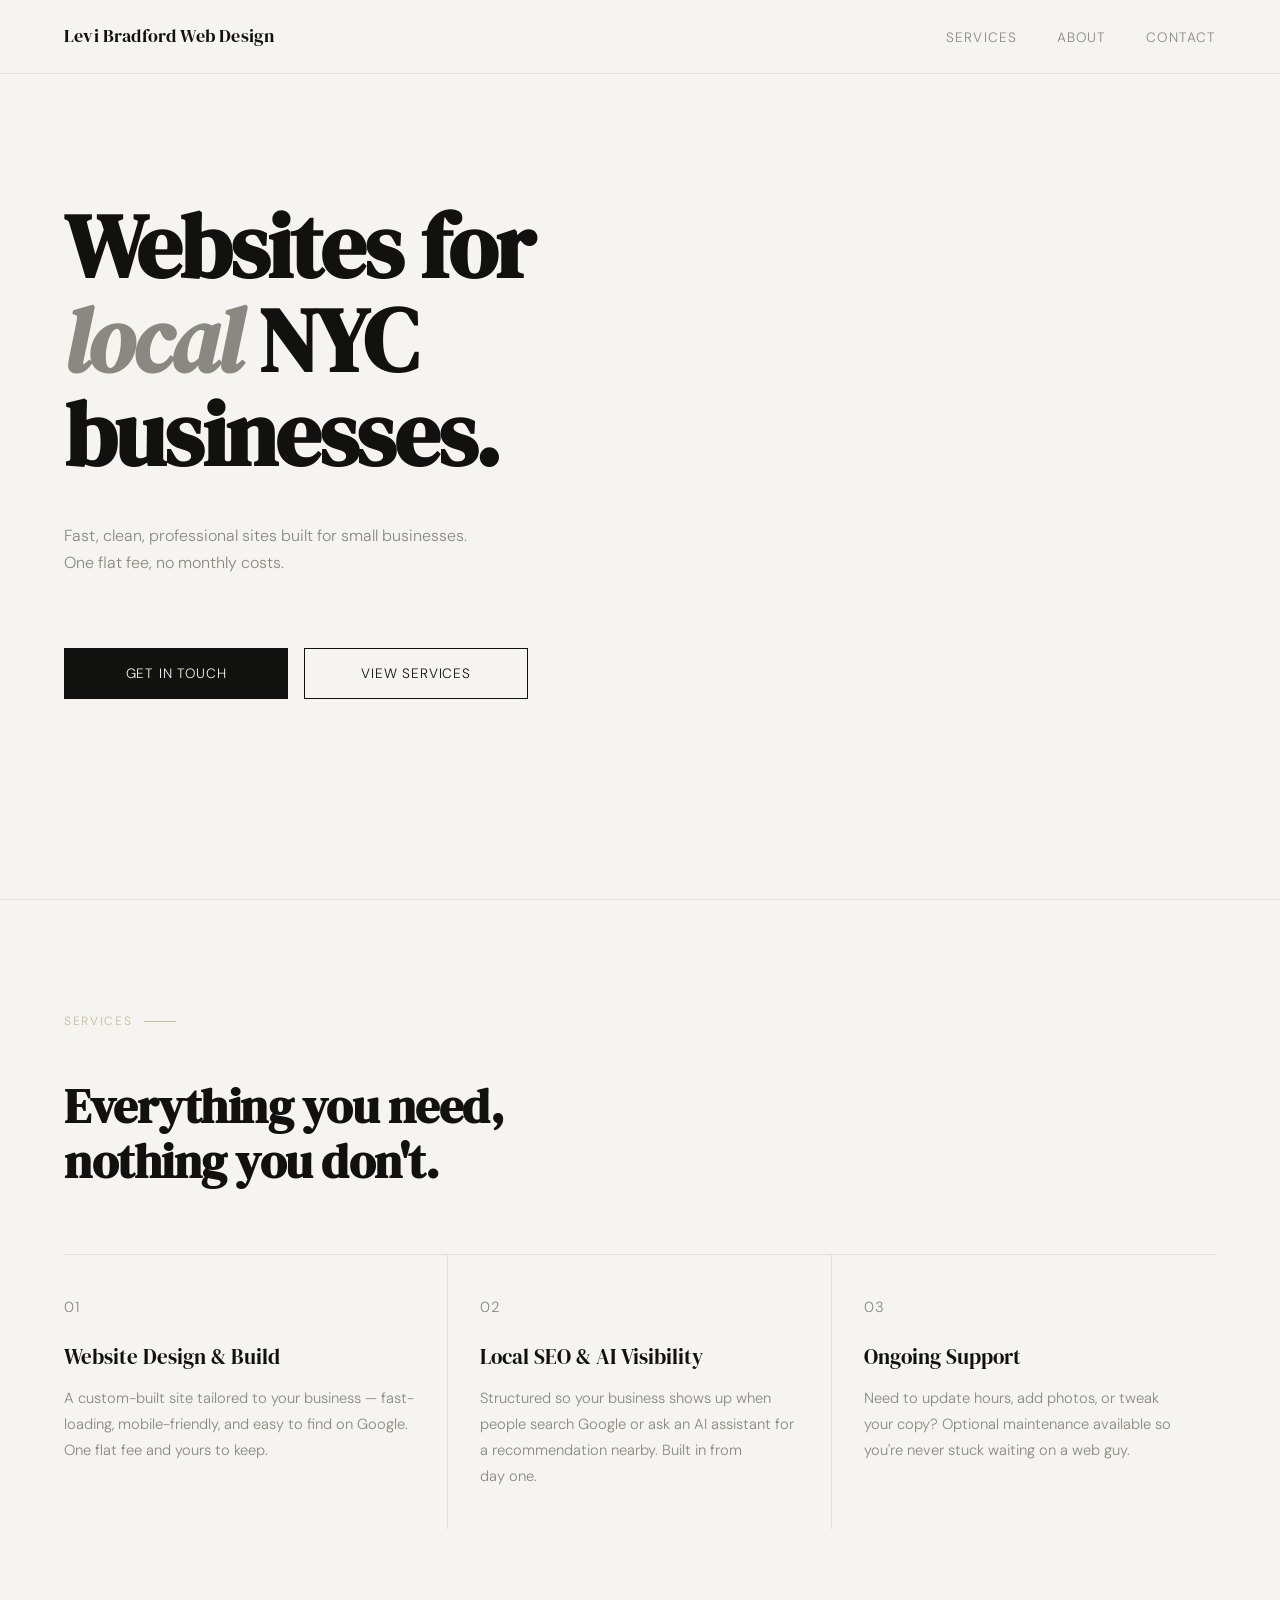
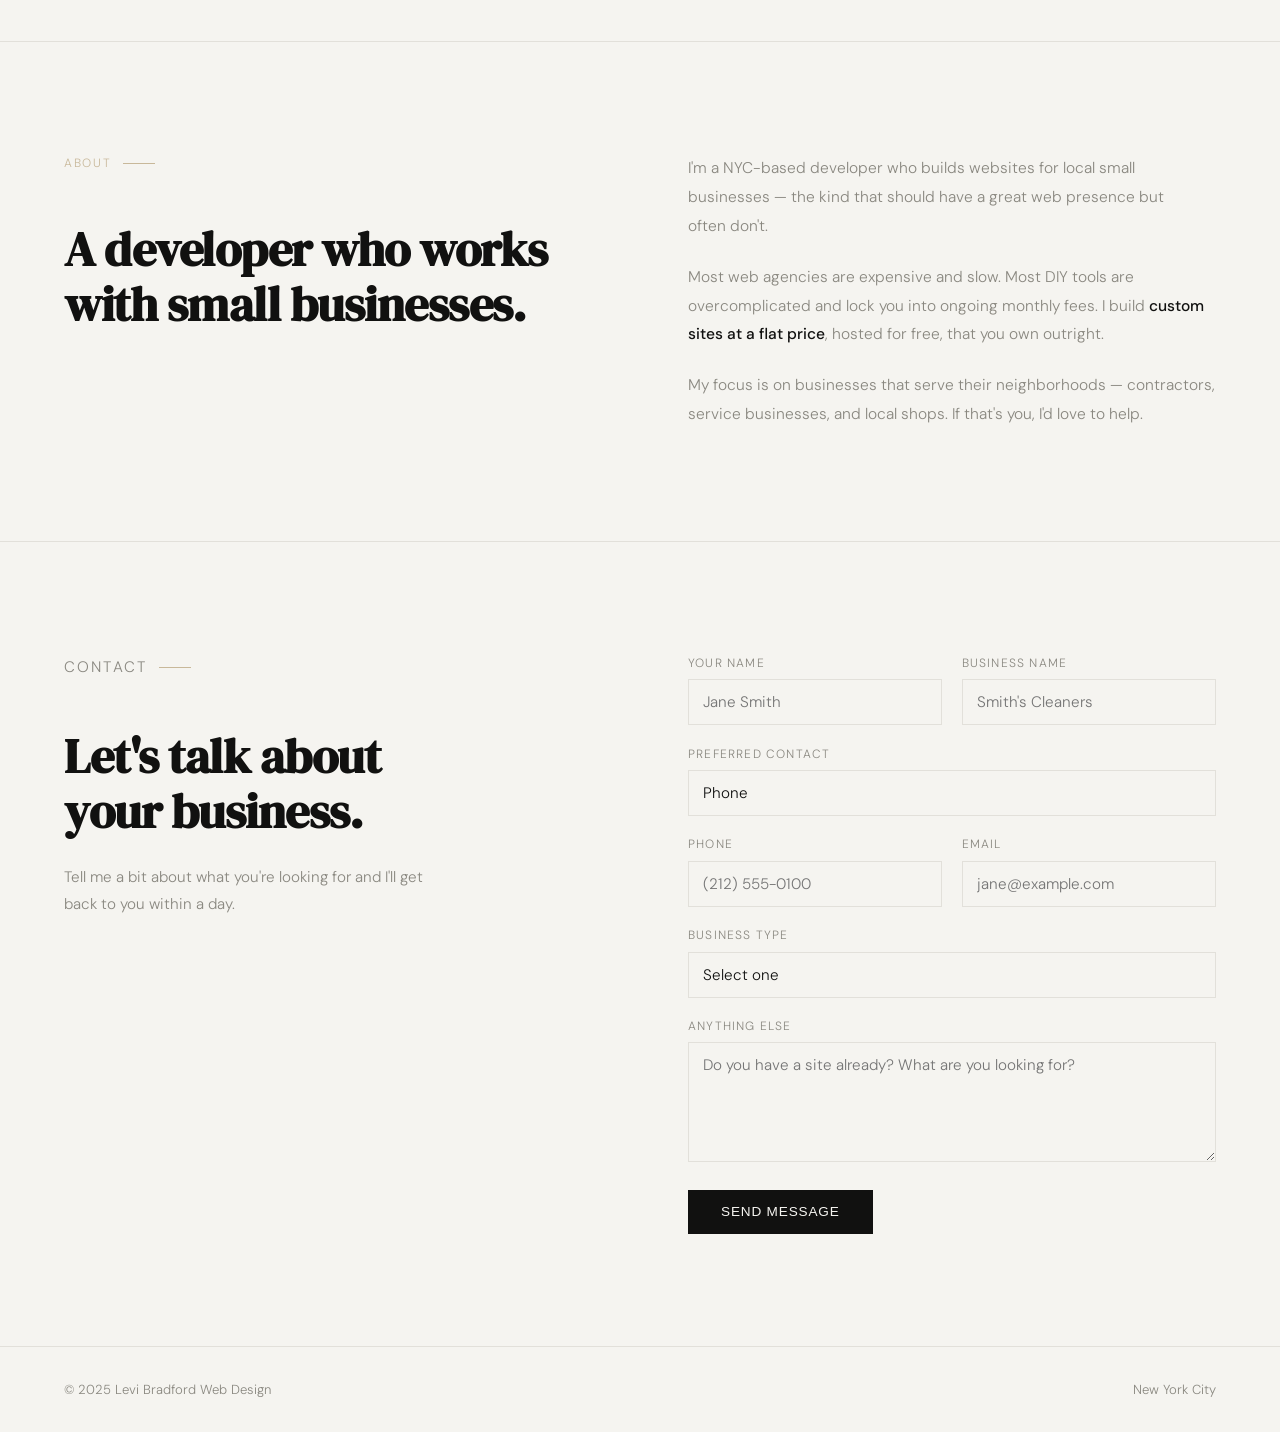
<file: index.html>
<!DOCTYPE html>
<html lang="en">
<head>
  <meta charset="UTF-8" />
  <meta name="viewport" content="width=device-width, initial-scale=1.0" />
  <title>Levi Bradford Web Design | NYC Small Business Websites</title>

  <!-- SEO -->
  <meta name="description" content="Custom websites for NYC small businesses. Fast, clean, and professional — one flat fee, no monthly costs. Local SEO and AI visibility built in from day one." />
  <link rel="canonical" href="https://levibradfordweb.netlify.app/" />

  <!-- Open Graph (social sharing previews) -->
  <meta property="og:type" content="website" />
  <meta property="og:url" content="https://levibradfordweb.netlify.app/" />
  <meta property="og:title" content="Levi Bradford Web Design | NYC Small Business Websites" />
  <meta property="og:description" content="Custom websites for NYC small businesses. Fast, clean, and professional — one flat fee, no monthly costs." />

  <!-- Google Search Console (fill in after account setup at search.google.com/search-console) -->
  <meta name="google-site-verification" content="REPLACE_WITH_VERIFICATION_CODE" />

  <!-- Structured data: ProfessionalService + WebSite (used by Google and AI systems) -->
  <script type="application/ld+json">
  [
    {
      "@context": "https://schema.org",
      "@type": "ProfessionalService",
      "name": "Levi Bradford Web Design",
      "url": "https://levibradfordweb.netlify.app/",
      "description": "Custom websites for NYC small businesses. Fast, clean, and professional — one flat fee, no monthly costs. Local SEO and AI visibility built in from day one.",
      "telephone": "+16312757380",
      "email": "levi.leachg@gmail.com",
      "areaServed": {
        "@type": "City",
        "name": "New York City",
        "sameAs": "https://www.wikidata.org/wiki/Q60"
      },
      "address": {
        "@type": "PostalAddress",
        "addressLocality": "New York",
        "addressRegion": "NY",
        "addressCountry": "US"
      },
      "serviceType": [
        "Web Design",
        "Web Development",
        "Local SEO",
        "AI Visibility Optimization",
        "Small Business Websites"
      ],
      "priceRange": "$$"
    },
    {
      "@context": "https://schema.org",
      "@type": "WebSite",
      "name": "Levi Bradford Web Design",
      "url": "https://levibradfordweb.netlify.app/"
    }
  ]
  </script>
  <link rel="preconnect" href="https://fonts.googleapis.com">
  <link rel="preconnect" href="https://fonts.gstatic.com" crossorigin>
  <link href="https://fonts.googleapis.com/css2?family=DM+Serif+Display:ital@0;1&family=DM+Sans:wght@300;400;500&display=swap" rel="stylesheet">
  <link rel="icon" type="image/png" href="LBWD.png">
  <link rel="stylesheet" href="style.css">
</head>
<body>

  <nav>
    <a href="#" class="nav-logo">Levi Bradford Web Design</a>
    <ul class="nav-links">
      <li><a href="#services">Services</a></li>
      <li><a href="#about">About</a></li>
      <li><a href="#contact">Contact</a></li>
    </ul>
    <button class="nav-toggle" aria-label="Toggle navigation" aria-expanded="false">
      <span></span>
      <span></span>
      <span></span>
    </button>
  </nav>

  <!-- HERO -->
  <section class="hero">
    <!-- <p class="hero-eyebrow fade-in">Web Design · New York City</p> -->
    <h1 class="fade-in">Websites for <em>local</em> NYC businesses.</h1>
    <!-- <h1 class="fade-in">Websites for local NYC businesses.</h1> -->
    <p class="hero-sub fade-in">Fast, clean, professional sites built for small businesses.<br>One flat fee, no monthly costs.</p>
    <div class="hero-btns fade-in">
      <a href="#contact" class="btn">Get in touch</a>
      <a href="#services" class="btn btn-outline">View Services</a>
    </div>
  </section>

  <!-- SERVICES -->
  <section id="services">
    <p class="section-label fade-in">Services</p>
    <h2 class="fade-in">Everything you need, nothing you don't.</h2>
    <div class="services-grid">
      <div class="service-item fade-in">
        <p class="service-number">01</p>
        <h3>Website Design & Build</h3>
        <p>A custom-built site tailored to your business — fast-loading, mobile-friendly, and easy to find on Google. One flat fee and yours to keep.</p>
      </div>
      <div class="service-item fade-in">
        <p class="service-number">02</p>
        <h3>Local SEO & AI Visibility</h3>
        <p>Structured so your business shows up when people search Google or ask an AI assistant for a recommendation nearby. Built in from day one.</p>
      </div>
      <div class="service-item fade-in">
        <p class="service-number">03</p>
        <h3>Ongoing Support</h3>
        <p>Need to update hours, add photos, or tweak your copy? Optional maintenance available so you're never stuck waiting on a web guy.</p>
      </div>
    </div>
  </section>

  <!-- ABOUT -->
  <section id="about">
    <div class="about-left fade-in">
      <p class="section-label">About</p>
      <h2>A developer who works with small businesses.</h2>
    </div>
    <div class="about-right fade-in">
      <p>I'm a NYC-based developer who builds websites for local small businesses — the kind that should have a great web presence but often don't.</p>
      <p>Most web agencies are expensive and slow. Most DIY tools are overcomplicated and lock you into ongoing monthly fees. I build <strong>custom sites at a flat price</strong>, hosted for free, that you own outright.</p>
      <p>My focus is on businesses that serve their neighborhoods — contractors, service businesses, and local shops. If that's you, I'd love to help.</p>
    </div>
  </section>

  <!-- CONTACT -->
  <section id="contact">
    <div class="contact-left fade-in">
      <p class="section-label">Contact</p>
      <h2>Let's talk about your business.</h2>
      <p>Tell me a bit about what you're looking for and I'll get back to you within a day.</p>
    </div>
    <div class="contact-right">
      <form class="contact-form fade-in" name="contact" method="POST" action="/contact-submission" data-netlify="true" netlify-honeypot="bot-field">
        <input type="hidden" name="form-name" value="contact" />
        <p class="bot-field"><label>Don't fill this out: <input name="bot-field" /></label></p>
        <div class="form-row">
          <div class="form-group">
            <label for="name">Your name</label>
            <input type="text" id="name" name="name" required placeholder="Jane Smith" />
          </div>
          <div class="form-group">
            <label for="business">Business name</label>
            <input type="text" id="business" name="business" placeholder="Smith's Cleaners" />
          </div>
        </div>
        <div class="form-group">
          <label for="preferred-contact">Preferred contact</label>
          <select id="preferred-contact" name="preferred-contact">
            <option value="phone" selected>Phone</option>
            <option value="email">Email</option>
          </select>
        </div>
        <div class="form-row">
          <div class="form-group">
            <label for="phone">Phone</label>
            <input type="tel" id="phone" name="phone" required placeholder="(212) 555-0100" />
          </div>
          <div class="form-group">
            <label for="email">Email</label>
            <input type="email" id="email" name="email" placeholder="jane@example.com" />
          </div>
        </div>
        <div class="form-group">
          <label for="type">Business type</label>
          <select id="type" name="type">
            <option value="">Select one</option>
            <option>Contractor / Trade</option>
            <option>Dry Cleaner / Laundry</option>
            <option>Salon / Beauty</option>
            <option>Restaurant / Food</option>
            <option>Professional Services</option>
            <option>Other</option>
          </select>
        </div>
        <div class="form-group">
          <label for="message">Anything else</label>
          <textarea id="message" name="message" placeholder="Do you have a site already? What are you looking for?"></textarea>
        </div>
        <div class="form-submit">
          <button type="submit" class="btn">Send message</button>
        </div>
      </form>
    </div>
  </section>

  <footer>
    <p>© 2025 Levi Bradford Web Design</p>
    <p>New York City</p>
  </footer>

  <script src="script.js"></script>

</body>
</html>
</file>
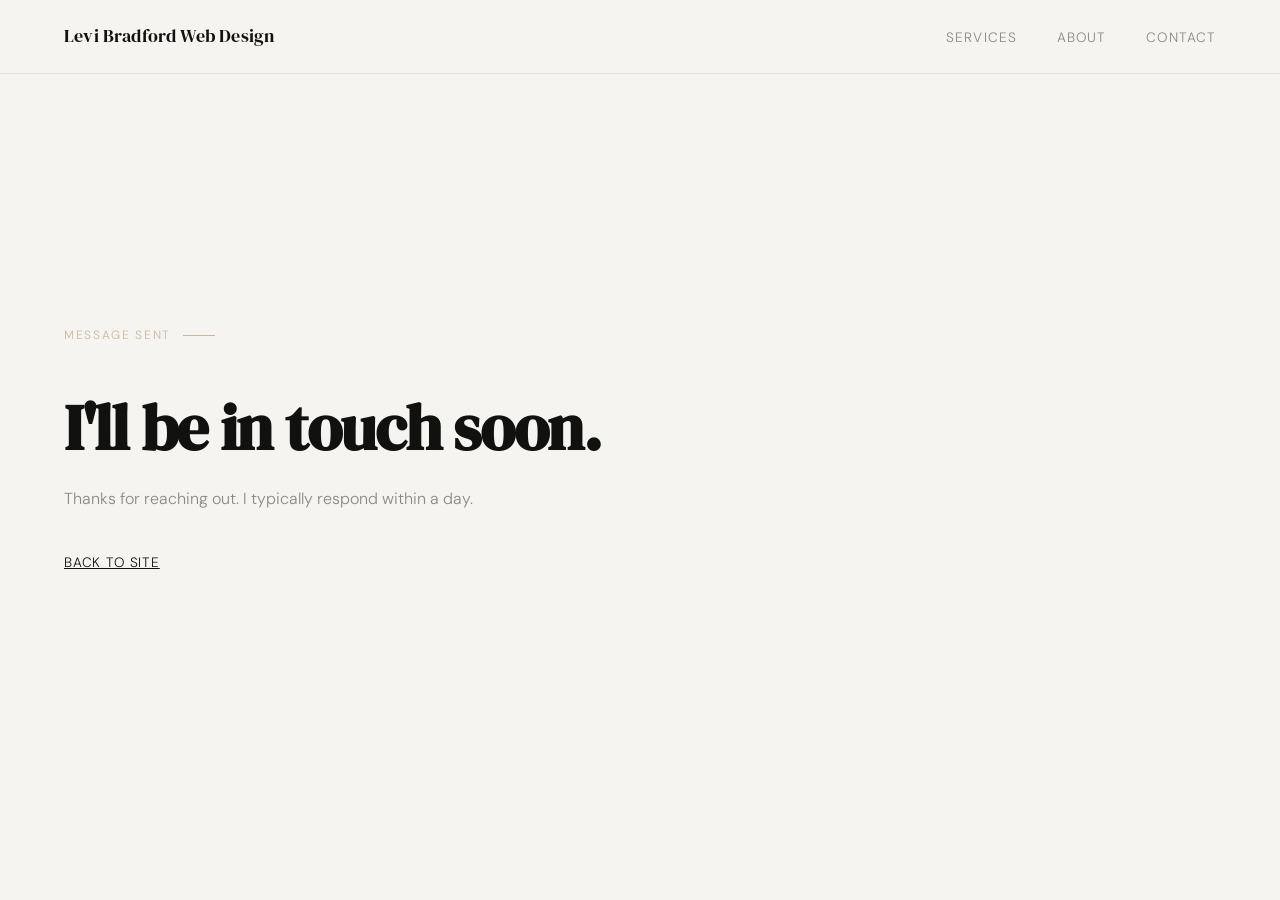
<file: contact-submission.html>
<!DOCTYPE html>
<html lang="en">
<head>
  <meta charset="UTF-8" />
  <meta name="viewport" content="width=device-width, initial-scale=1.0" />
  <title>Message Sent — Levi Bradford Web Design</title>
  <link rel="preconnect" href="https://fonts.googleapis.com">
  <link rel="preconnect" href="https://fonts.gstatic.com" crossorigin>
  <link href="https://fonts.googleapis.com/css2?family=DM+Serif+Display:ital@0;1&family=DM+Sans:wght@300;400;500&display=swap" rel="stylesheet">
  <link rel="icon" type="image/svg+xml" href="favicon.svg">
  <link rel="stylesheet" href="style.css">
</head>
<body>

  <nav>
    <a href="/" class="nav-logo">Levi Bradford Web Design</a>
    <ul class="nav-links">
      <li><a href="/#services">Services</a></li>
      <li><a href="/#about">About</a></li>
      <li><a href="/#contact">Contact</a></li>
    </ul>
  </nav>

  <section class="submission">
    <p class="section-label">Message sent</p>
    <h1>I'll be in touch soon.</h1>
    <p class="submission-sub">Thanks for reaching out. I typically respond within a day.</p>
    <a href="/" class="submission-back">Back to site</a>
  </section>

</body>
</html>
</file>
<file: style.css>
*, *::before, *::after { box-sizing: border-box; margin: 0; padding: 0; }

:root {
  --black: #111110;
  --off-white: #f5f4f0;
  --mid: #8a8880;
  --accent: #c8b89a;
  --border: #e2e0da;
}

html { scroll-behavior: smooth; }

body {
  background: var(--off-white);
  color: var(--black);
  font-family: 'DM Sans', sans-serif;
  font-weight: 300;
  line-height: 1.6;
  font-size: 17px;
}

/* NAV */
nav {
  position: fixed;
  top: 0; left: 0; right: 0;
  z-index: 100;
  display: flex;
  justify-content: space-between;
  align-items: center;
  padding: 1.4rem 4rem;
  background: var(--off-white);
  border-bottom: 1px solid var(--border);
}

.nav-logo {
  font-family: 'DM Serif Display', serif;
  font-size: 1.1rem;
  letter-spacing: 0.01em;
  color: var(--black);
  text-decoration: none;
  white-space: nowrap;
  flex-shrink: 0;
}

.nav-links {
  display: flex;
  gap: 2.5rem;
  list-style: none;
}

.nav-links a {
  text-decoration: none;
  color: var(--mid);
  font-size: 0.85rem;
  letter-spacing: 0.08em;
  text-transform: uppercase;
  transition: color 0.2s;
}

.nav-links a:hover { color: var(--black); }

.nav-toggle {
  display: none;
  flex-direction: column;
  justify-content: center;
  gap: 5px;
  background: none;
  border: none;
  cursor: pointer;
  padding: 0.25rem;
  flex-shrink: 0;
}

.nav-toggle span {
  display: block;
  width: 22px;
  height: 1.5px;
  background: var(--black);
  transition: transform 0.2s, opacity 0.2s;
}

nav.nav-open .nav-toggle span:nth-child(1) { transform: translateY(6.5px) rotate(45deg); }
nav.nav-open .nav-toggle span:nth-child(2) { opacity: 0; }
nav.nav-open .nav-toggle span:nth-child(3) { transform: translateY(-6.5px) rotate(-45deg); }

/* HERO */
.hero {
  min-height: 100vh;
  min-height: 100svh;
  display: flex;
  flex-direction: column;
  justify-content: center;
  padding: 6rem 4rem;
  border-bottom: 1px solid var(--border);
}

.hero-eyebrow {
  font-size: 0.8rem;
  letter-spacing: 0.12em;
  text-transform: uppercase;
  color: var(--mid);
  margin-bottom: 1.5rem;
}

.hero h1 {
  font-family: 'DM Serif Display', serif;
  font-size: clamp(3rem, 7vw, 6.5rem);
  line-height: 1.05;
  letter-spacing: -0.02em;
  max-width: 14ch;
  margin-bottom: 2.5rem;
}

.hero h1 em {
  /* font-style: italic; */
  /* font-style: normal; */
  color: var(--mid);
}

.hero-sub {
  max-width: 38ch;
  color: var(--mid);
  font-size: 1rem;
  line-height: 1.7;
  margin-bottom: 3rem;
}

.btn {
  display: inline-block;
  padding: 0.85rem 2rem;
  background: var(--black);
  color: var(--off-white);
  text-decoration: none;
  font-size: 0.85rem;
  letter-spacing: 0.06em;
  text-transform: uppercase;
  transition: background 0.2s, color 0.2s;
  border: 1px solid var(--black);
}

.btn:hover {
  background: transparent;
  color: var(--black);
}

.btn-outline {
  background: transparent;
  color: var(--black);
}

.hero-btns {
  display: flex;
  flex-wrap: wrap;
  gap: 1rem;
  margin-top: 1.5rem;
}

.hero-btns .btn {
  flex: 1 1 auto;
  max-width: 14rem;
  text-align: center;
}

.btn-outline:hover {
  background: var(--black);
  color: var(--off-white);
}

/* SECTION SHARED */
section {
  padding: 7rem 4rem;
  border-bottom: 1px solid var(--border);
}

.section-label {
  font-size: 0.75rem;
  letter-spacing: 0.14em;
  text-transform: uppercase;
  color: var(--accent);
  margin-bottom: 3rem;
  display: flex;
  align-items: center;
  gap: 0.75rem;
}

.section-label::after {
  content: '';
  display: block;
  width: 2rem;
  height: 1px;
  background: var(--accent);
}

/* SERVICES */
#services h2 {
  font-family: 'DM Serif Display', serif;
  font-size: clamp(2rem, 4vw, 3rem);
  line-height: 1.15;
  max-width: 22ch;
  margin-bottom: 4rem;
  letter-spacing: -0.01em;
}

.services-grid {
  display: grid;
  grid-template-columns: repeat(3, 1fr);
  gap: 0;
  border-top: 1px solid var(--border);
}

.service-item {
  padding: 2.5rem 2rem 2.5rem 0;
  border-right: 1px solid var(--border);
}

.service-item:last-child { border-right: none; }
.service-item:not(:first-child) { padding-left: 2rem; }

.service-number {
  font-size: 0.75rem;
  color: var(--accent);
  letter-spacing: 0.1em;
  margin-bottom: 1.2rem;
}

.service-item h3 {
  font-family: 'DM Serif Display', serif;
  font-size: 1.3rem;
  margin-bottom: 0.85rem;
  font-weight: 400;
}

.service-item p {
  font-size: 0.92rem;
  color: var(--mid);
  line-height: 1.75;
}

/* ABOUT */
#about {
  display: grid;
  grid-template-columns: 1fr 1fr;
  gap: 6rem;
  align-items: start;
}

.about-left h2 {
  font-family: 'DM Serif Display', serif;
  font-size: clamp(2rem, 4vw, 3rem);
  line-height: 1.15;
  letter-spacing: -0.01em;
}

.about-right p {
  color: var(--mid);
  font-size: 0.97rem;
  line-height: 1.85;
  margin-bottom: 1.4rem;
}

.about-right p:last-child { margin-bottom: 0; }

.about-right strong {
  color: var(--black);
  font-weight: 500;
}

/* CONTACT */
#contact {
  display: grid;
  grid-template-columns: 1fr 1fr;
  gap: 6rem;
  align-items: start;
}

.contact-left h2 {
  font-family: 'DM Serif Display', serif;
  font-size: clamp(2rem, 4vw, 3rem);
  line-height: 1.15;
  letter-spacing: -0.01em;
  margin-bottom: 1.5rem;
}

.contact-left p {
  color: var(--mid);
  font-size: 0.95rem;
  line-height: 1.8;
  max-width: 36ch;
}

.contact-form {
  display: flex;
  flex-direction: column;
  gap: 1.2rem;
}

.form-row {
  display: grid;
  grid-template-columns: 1fr 1fr;
  gap: 1.2rem;
}

.form-group {
  display: flex;
  flex-direction: column;
  gap: 0.4rem;
}

.form-group label {
  font-size: 0.75rem;
  letter-spacing: 0.1em;
  text-transform: uppercase;
  color: var(--mid);
}

.form-group input,
.form-group textarea,
.form-group select {
  background: transparent;
  border: 1px solid var(--border);
  border-radius: 0;
  padding: 0.75rem 0.9rem;
  font-family: 'DM Sans', sans-serif;
  font-size: 0.95rem;
  font-weight: 300;
  color: var(--black);
  transition: border-color 0.2s;
  -webkit-appearance: none;
  appearance: none;
  width: 100%;
}

.form-group input:focus,
.form-group textarea:focus,
.form-group select:focus {
  outline: none;
  border-color: var(--black);
}

.form-group textarea {
  resize: vertical;
  min-height: 120px;
}

.form-submit {
  margin-top: 0.5rem;
}


.bot-field {
  position: absolute;
  left: -9999px;
  overflow: hidden;
}

/* SUBMISSION PAGE */
.submission {
  min-height: 100vh;
  display: flex;
  flex-direction: column;
  justify-content: center;
  padding: 0 4rem;
  border-bottom: none;
}

.submission h1 {
  font-family: 'DM Serif Display', serif;
  font-size: clamp(1.2rem, 5vw, 5rem);
  line-height: 1.05;
  letter-spacing: -0.02em;
  white-space: nowrap;
  margin-bottom: 1.5rem;
}

.submission-sub {
  color: var(--mid);
  font-size: 1rem;
  line-height: 1.7;
  max-width: 38ch;
  margin-bottom: 2.5rem;
}

.submission-back {
  color: var(--black);
  font-size: 0.85rem;
  letter-spacing: 0.06em;
  text-transform: uppercase;
  text-decoration: underline;
}

@media (max-width: 900px) {
  .submission { padding: 0 2rem; }
}


/* FOOTER */
footer {
  padding: 2rem 4rem;
  display: flex;
  justify-content: space-between;
  align-items: center;
}

footer p {
  font-size: 0.82rem;
  color: var(--mid);
}

/* FADE IN */
.fade-in {
  opacity: 0;
  transform: translateY(18px);
  transition: opacity 0.7s ease, transform 0.7s ease;
}

.fade-in.visible {
  opacity: 1;
  transform: none;
}

/* RESPONSIVE */
@media (max-width: 900px) {
  nav { padding: 1.2rem 2rem; }
  .hero { padding: 6rem 2rem; }
  section { padding: 5rem 2rem; }
  .services-grid { grid-template-columns: 1fr; }
  .service-item { border-right: none; border-bottom: 1px solid var(--border); padding: 2rem 0; }
  .service-item:last-child { border-bottom: none; }
  .service-item:not(:first-child) { padding-left: 0; }
  #about, #contact { grid-template-columns: 1fr; gap: 3rem; }
  .form-row { grid-template-columns: 1fr; }
  footer { padding: 2rem; flex-direction: column; gap: 0.5rem; text-align: center; }
}

@media (max-width: 768px) {
  nav { padding: 1rem 1.5rem; }

  .nav-logo { font-size: 1rem; }

  .nav-toggle { display: flex; }

  .nav-links {
    position: absolute;
    top: 100%;
    left: 0; right: 0;
    flex-direction: column;
    gap: 0;
    padding: 0.5rem 1.5rem 1rem;
    background: var(--off-white);
    border-bottom: 1px solid var(--mid);
    opacity: 0;
    transform: translateY(-4px);
    pointer-events: none;
    transition: opacity 0.2s ease, transform 0.2s ease;
  }

  nav.nav-open .nav-links {
    opacity: 1;
    transform: translateY(0);
    pointer-events: auto;
  }

  .nav-links li {
    padding: 0.65rem 0;
    border-bottom: 1px solid var(--border);
  }

  .nav-links li:last-child { border-bottom: none; }

  .hero { padding-top: 7rem; }
}

@media (max-width: 600px) {
  .hero-btns { flex-direction: column; align-items: center; }
  .hero-btns .btn { padding: 0.65rem 1.4rem; font-size: 0.85rem; width: 75vw; }
  .form-submit { display: flex; justify-content: center; }
  .form-submit .btn { padding: 0.65rem 1.4rem; font-size: 0.85rem; width: 75vw; text-align: center; }
}
</file>
